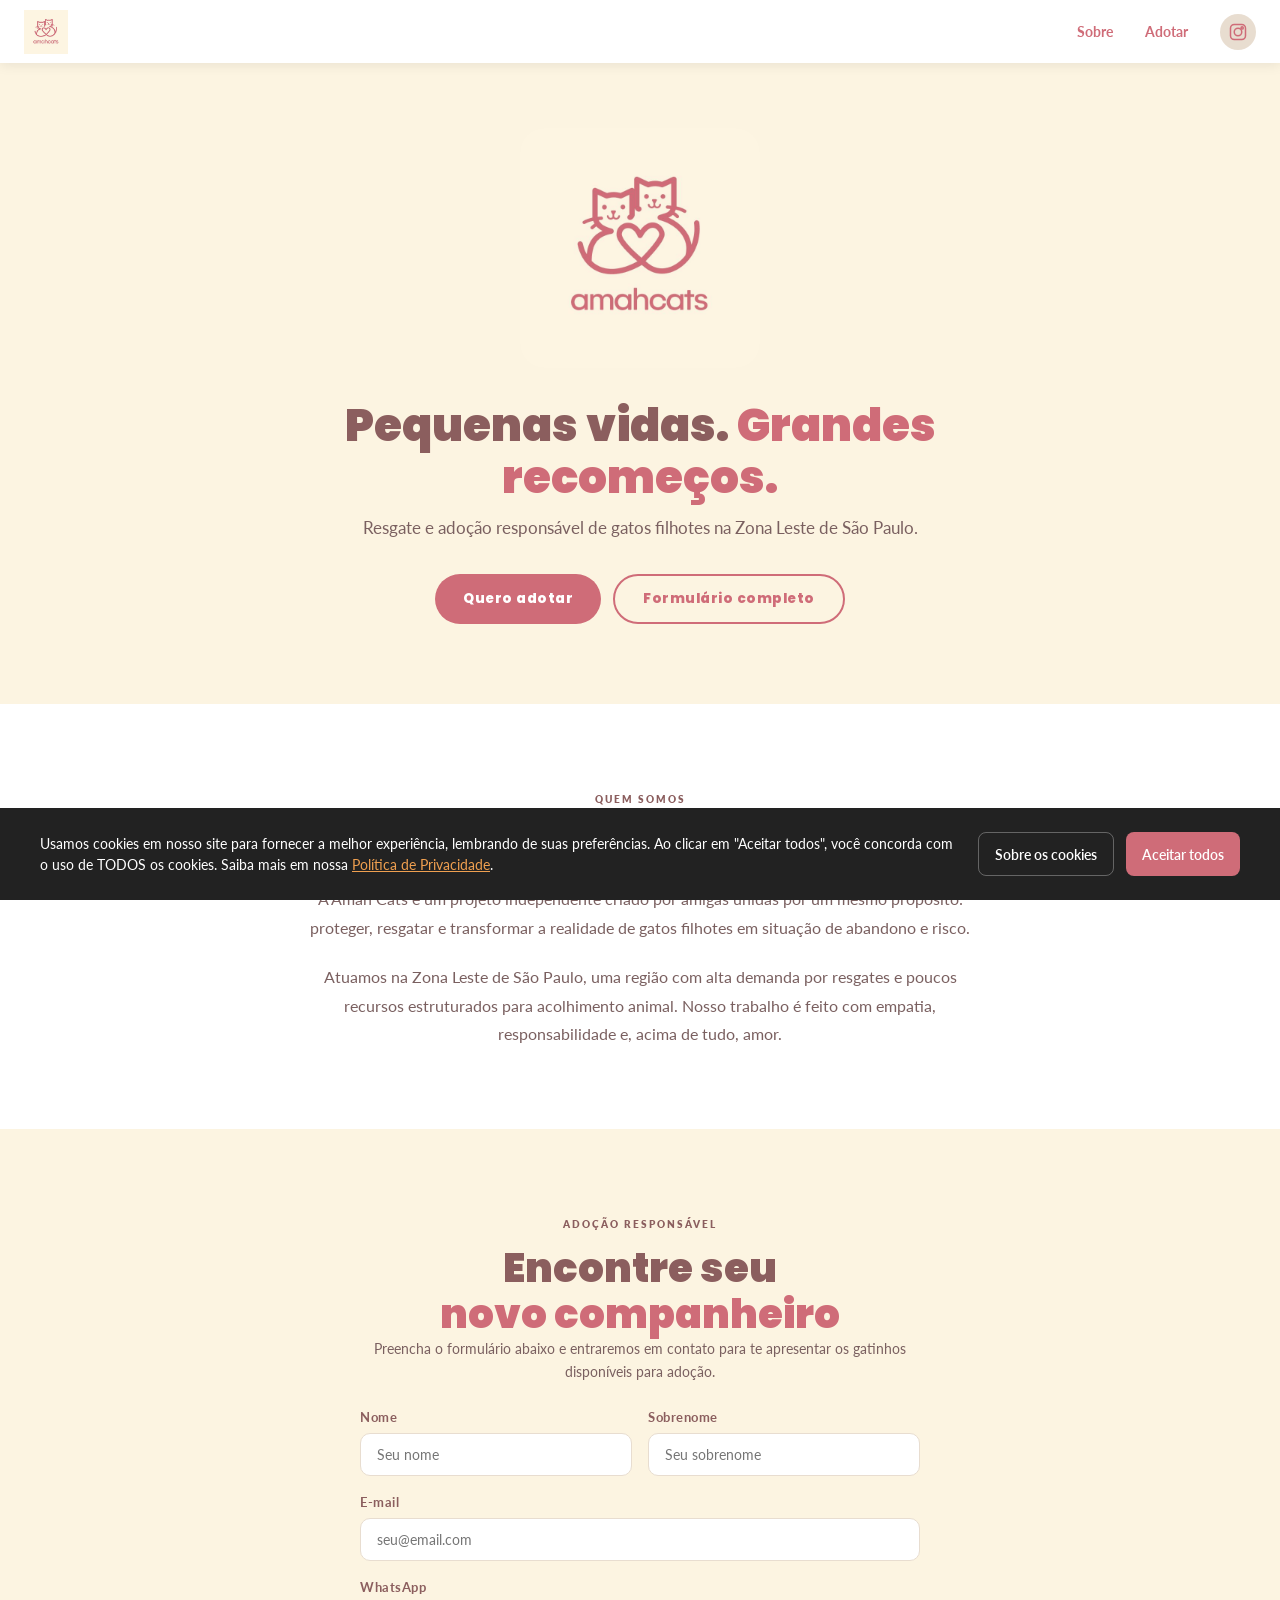
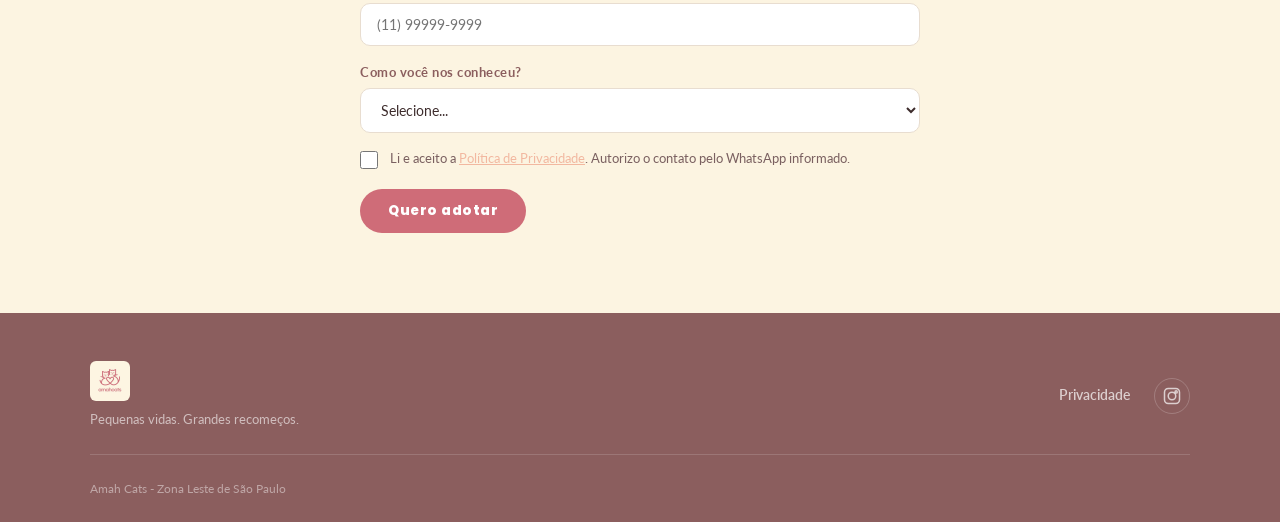
<file: index.html>
<!DOCTYPE html>
<html lang="pt-BR">
<head>
  <meta charset="UTF-8" />
  <meta name="viewport" content="width=device-width, initial-scale=1.0" />
  <meta name="description" content="Amah Cats - Resgate e adoção responsável de gatos filhotes na Zona Leste de São Paulo. Pequenas vidas, grandes recomeços." />
  <title>Amah Cats - Adoção Responsável</title>
  <link rel="canonical" href="https://amahcats.com.br/">
  <link rel="icon" type="image/png" href="assets/amahcats_logo.png" />
  <link rel="stylesheet" href="css/style.css?v=4" />
  <link rel="preconnect" href="https://fonts.googleapis.com" />
  <link rel="preconnect" href="https://fonts.gstatic.com" crossorigin />
  <link href="https://fonts.googleapis.com/css2?family=Lato:wght@400;700&family=Poppins:wght@600;700;800;900&display=swap" rel="stylesheet" />
</head>
<body>

  <a href="#main-content" class="skip-nav">Pular para o conteúdo</a>

  <!-- HEADER -->
  <header class="header header--scrolled" id="header" role="banner">
    <a href="/" class="header__logo" aria-label="Amah Cats - página inicial">
      <img src="assets/amahcats_logo.png" alt="Amah Cats" />
    </a>
    <nav class="header__nav" id="mainNav" aria-label="Navegação principal">
      <a href="#sobre">Sobre</a>
      <a href="#adocao">Adotar</a>
      <div class="header__actions">
        <div class="header__socials" aria-label="Redes sociais">
          <a href="https://instagram.com/amahcats" target="_blank" rel="noopener" aria-label="Instagram da Amah Cats"><svg width="18" height="18" viewBox="0 0 24 24" fill="none" stroke="currentColor" stroke-width="2" stroke-linecap="round" stroke-linejoin="round"><rect x="2" y="2" width="20" height="20" rx="5" ry="5"/><circle cx="12" cy="12" r="5"/><circle cx="17.5" cy="6.5" r="1.5"/></svg></a>
        </div>
      </div>
    </nav>
    <button class="header__menu-toggle" id="menuToggle" aria-label="Abrir menu" aria-expanded="false" aria-controls="mainNav">
      <span></span><span></span><span></span>
    </button>
  </header>

  <main id="main-content">

    <!-- HERO -->
    <section class="hero" aria-label="Apresentação">
      <div class="hero__content">
        <img src="assets/amahcats_logo.png" alt="Amah Cats" class="hero__logo" width="240" height="240" />
        <h1 class="hero__title">
          Pequenas vidas. <em>Grandes recomeços.</em>
        </h1>
        <p class="hero__subtitle">Resgate e adoção responsável de gatos filhotes na Zona Leste de São Paulo.</p>
        <div class="hero__cta">
          <a href="#adocao" class="btn btn--primary">Quero adotar</a>
          <a href="/adocao-form" class="btn btn--outline">Formulário completo</a>
        </div>
      </div>
    </section>

    <!-- SOBRE -->
    <section class="sobre" id="sobre" aria-labelledby="sobre-title">
      <div class="sobre__inner fade-in">
        <span class="section-label">Quem somos</span>
        <h2 class="section-title" id="sobre-title">Sobre a <span>Amah Cats</span></h2>
        <p>A Amah Cats é um projeto independente criado por amigas unidas por um mesmo propósito: proteger, resgatar e transformar a realidade de gatos filhotes em situação de abandono e risco.</p>
        <p>Atuamos na Zona Leste de São Paulo, uma região com alta demanda por resgates e poucos recursos estruturados para acolhimento animal. Nosso trabalho é feito com empatia, responsabilidade e, acima de tudo, amor.</p>
      </div>
    </section>

    <!-- ADOÇÃO -->
    <section class="adocao" id="adocao" aria-labelledby="adocao-title">
      <div class="adocao__inner">
        <span class="section-label">Adoção responsável</span>
        <h2 class="section-title" id="adocao-title">Encontre seu<br><span>novo companheiro</span></h2>
        <p>Preencha o formulário abaixo e entraremos em contato para te apresentar os gatinhos disponíveis para adoção.</p>

        <div class="adocao__form-wrap">
          <form id="adoptForm" novalidate>
            <div class="form-row">
              <div class="form-group">
                <label for="nome">Nome</label>
                <input type="text" id="nome" name="nome" autocomplete="given-name" required placeholder="Seu nome" />
              </div>
              <div class="form-group">
                <label for="sobrenome">Sobrenome</label>
                <input type="text" id="sobrenome" name="sobrenome" autocomplete="family-name" required placeholder="Seu sobrenome" />
              </div>
            </div>
            <div class="form-group">
              <label for="email">E-mail</label>
              <input type="email" id="email" name="email" autocomplete="email" required placeholder="seu@email.com" />
            </div>
            <div class="form-group">
              <label for="telefone">WhatsApp</label>
              <input type="tel" id="telefone" name="telefone" autocomplete="tel" required placeholder="(11) 99999-9999" />
            </div>
            <div class="form-group">
              <label for="como_conheceu_f1">Como você nos conheceu?</label>
              <select id="como_conheceu_f1" name="como_conheceu" required>
                <option value="">Selecione...</option>
                <option value="google">Google / Busca online</option>
                <option value="instagram">Instagram</option>
                <option value="facebook">Facebook</option>
                <option value="tiktok">TikTok</option>
                <option value="youtube">YouTube</option>
                <option value="indicacao">Indicação de amigo ou familiar</option>
                <option value="indicacao_veterinario">Indicação de veterinário</option>
                <option value="evento_feira">Evento ou feira</option>
                <option value="outros">Outros</option>
              </select>
            </div>
            <div class="consent-group">
              <input type="checkbox" id="consent" name="consent" required />
              <label for="consent">
                Li e aceito a <a href="/privacidade" target="_blank">Política de Privacidade</a>.
                Autorizo o contato pelo WhatsApp informado.
              </label>
            </div>
            <div class="cf-turnstile" data-sitekey="0x4AAAAAAC_Lg8Rm0d1KUA14"></div>
            <button type="submit" class="btn btn--primary">Quero adotar</button>
            <div class="form-feedback" role="alert" aria-live="polite"></div>
          </form>
        </div>
      </div>
    </section>

  </main>

  <!-- FOOTER -->
  <footer class="footer" role="contentinfo">
    <div class="footer__inner">
      <div>
        <a href="/" class="footer__logo" aria-label="Amah Cats - página inicial">
          <img src="assets/amahcats_logo.png" alt="Amah Cats" />
        </a>
        <p class="footer__tagline">Pequenas vidas. Grandes recomeços.</p>
      </div>
      <div class="footer__links">
        <a href="/privacidade">Privacidade</a>
        <div class="footer__socials" aria-label="Redes sociais">
          <a href="https://instagram.com/amahcats" target="_blank" rel="noopener" aria-label="Instagram"><svg width="18" height="18" viewBox="0 0 24 24" fill="none" stroke="currentColor" stroke-width="2" stroke-linecap="round" stroke-linejoin="round"><rect x="2" y="2" width="20" height="20" rx="5" ry="5"/><circle cx="12" cy="12" r="5"/><circle cx="17.5" cy="6.5" r="1.5"/></svg></a>
        </div>
      </div>
    </div>
    <div class="footer__bottom">
      <span>Amah Cats - Zona Leste de São Paulo</span>
    </div>
  </footer>

  <!-- Cookie Banner -->
  <div id="cookie-banner" class="cookie-banner" role="region" aria-label="Aviso de cookies" aria-describedby="cookie-text">
    <div class="cookie-banner-inner">
      <p class="cookie-text" id="cookie-text">
        Usamos cookies em nosso site para fornecer a melhor experiência, lembrando de suas preferências.
        Ao clicar em "Aceitar todos", você concorda com o uso de TODOS os cookies.
        Saiba mais em nossa <a href="/privacidade">Política de Privacidade</a>.
      </p>
      <div class="cookie-actions">
        <button class="cookie-btn cookie-btn-settings" id="cookie-settings" type="button">
          Sobre os cookies
        </button>
        <button class="cookie-btn cookie-btn-accept" id="cookie-accept" type="button">
          Aceitar todos
        </button>
      </div>
    </div>
  </div>

  <script src="https://challenges.cloudflare.com/turnstile/v0/api.js" async defer></script>
  <script src="assets/main.js?v=5"></script>

</body>
</html>
</file>
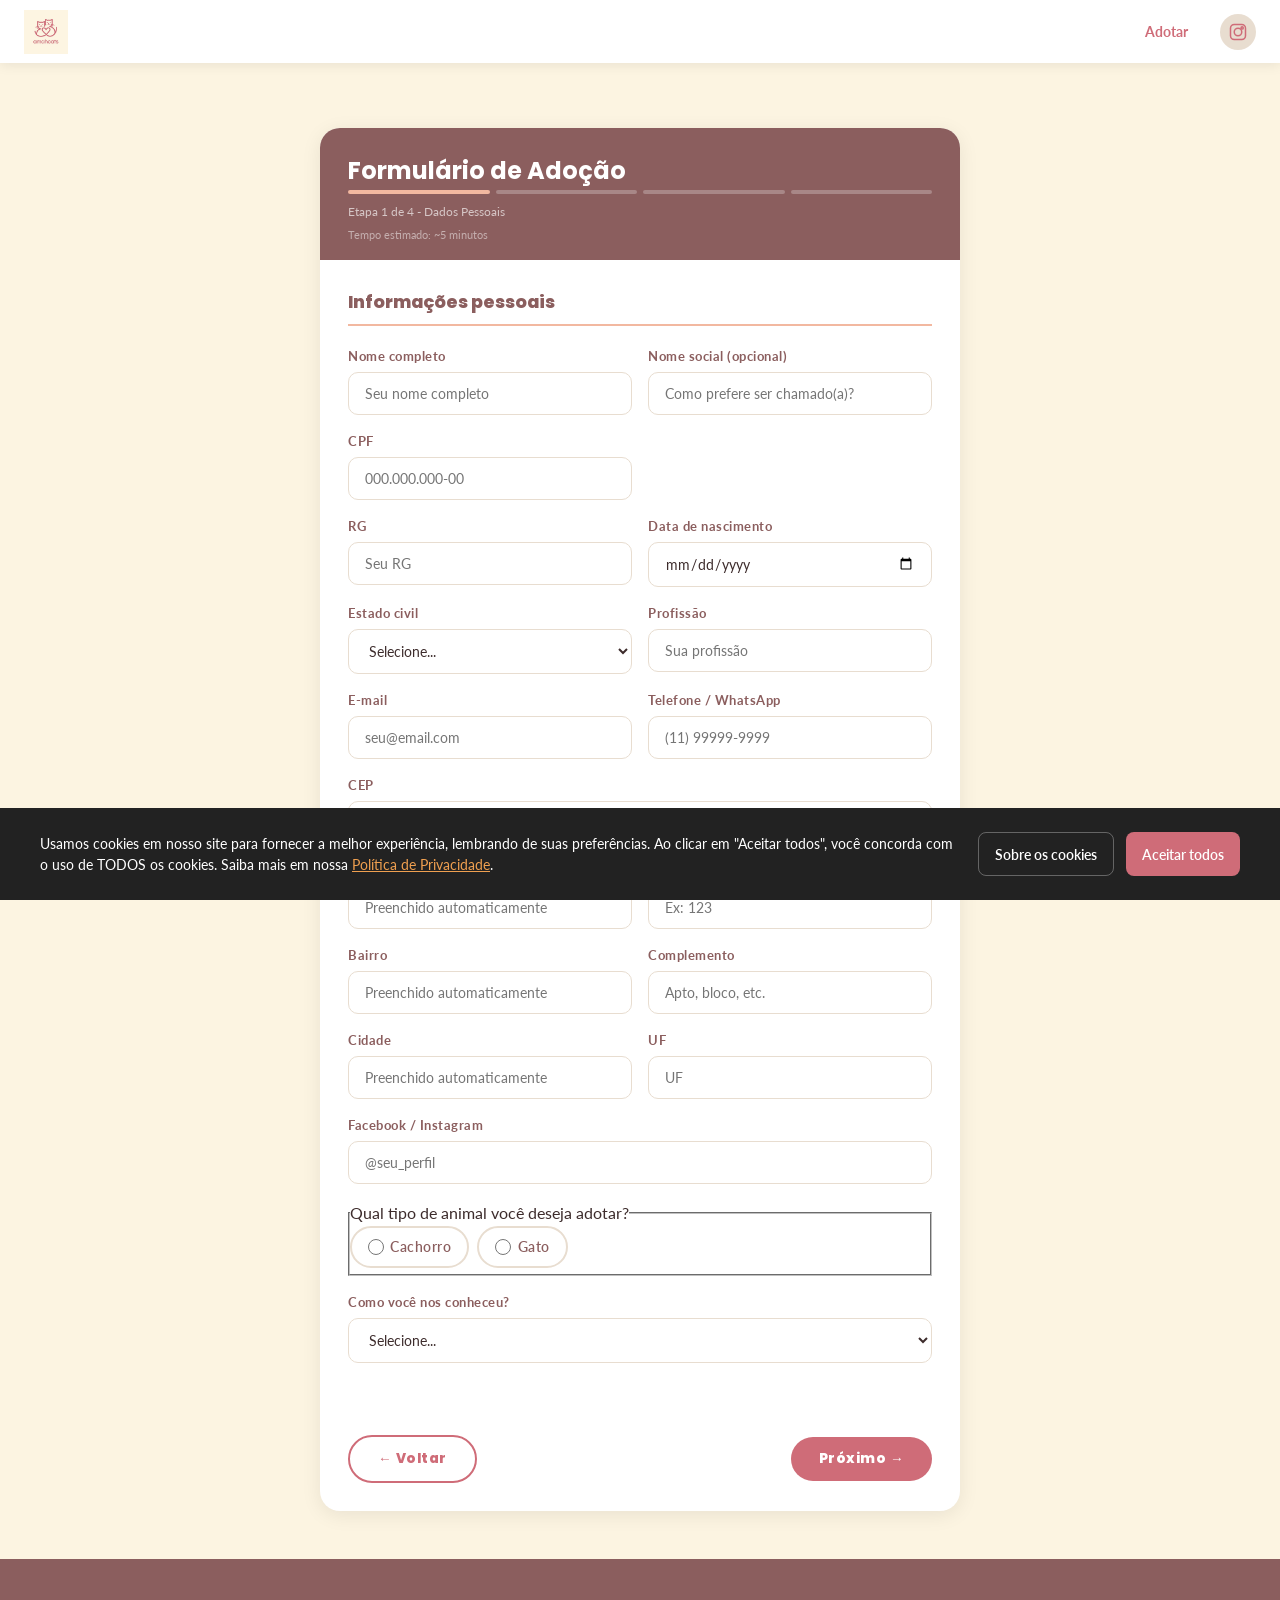
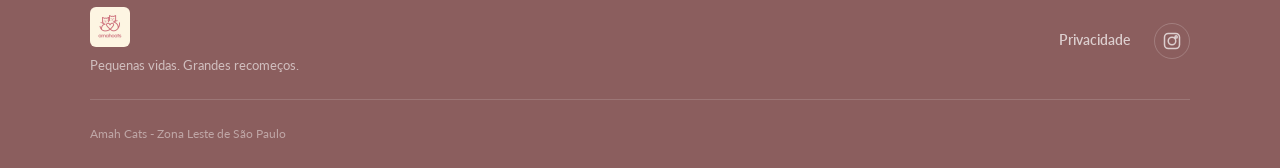
<file: adocao-form.html>
<!DOCTYPE html>
<html lang="pt-BR">
<head>
  <meta charset="UTF-8" />
  <meta name="viewport" content="width=device-width, initial-scale=1.0" />
  <meta name="description" content="Amah Cats - Formulário de adoção responsável" />
  <title>Amah Cats - Formulário de Adoção</title>
  <link rel="canonical" href="https://amahcats.com.br/adocao-form">
  <link rel="icon" type="image/png" href="assets/amahcats_logo.png" />
  <link rel="stylesheet" href="css/style.css?v=4" />
  <link rel="stylesheet" href="css/adocao.css?v=5" />
  <link rel="preconnect" href="https://fonts.googleapis.com" />
  <link rel="preconnect" href="https://fonts.gstatic.com" crossorigin />
  <link href="https://fonts.googleapis.com/css2?family=Lato:wght@400;700&family=Poppins:wght@600;700;800;900&display=swap" rel="stylesheet" />
</head>
<body>

  <a href="#main-content" class="skip-nav">Pular para o conteúdo</a>

  <!-- HEADER-->
  <header class="header header--scrolled" id="header" role="banner">
    <a href="/" class="header__logo" aria-label="Amah Cats - página inicial">
      <img src="assets/amahcats_logo.png" alt="Amah Cats" />
    </a>
    <nav class="header__nav" id="mainNav" aria-label="Navegação principal">
      <a href="/#adocao">Adotar</a>
      <div class="header__actions">
        <div class="header__socials" aria-label="Redes sociais">
          <a href="https://instagram.com/amahcats" target="_blank" rel="noopener" aria-label="Instagram da Amah Cats"><svg width="18" height="18" viewBox="0 0 24 24" fill="none" stroke="currentColor" stroke-width="2" stroke-linecap="round" stroke-linejoin="round"><rect x="2" y="2" width="20" height="20" rx="5" ry="5"/><circle cx="12" cy="12" r="5"/><circle cx="17.5" cy="6.5" r="1.5"/></svg></a>
        </div>
      </div>
    </nav>
    <button class="header__menu-toggle" id="menuToggle" aria-label="Abrir menu" aria-expanded="false" aria-controls="mainNav">
      <span></span><span></span><span></span>
    </button>
  </header>

  <main id="main-content">

    <div class="wizard-page">
      <div class="wizard">

        <div class="wizard__header">
          <h2 class="wizard__title">Formulário de Adoção</h2>
          <div class="wizard__steps">
            <div class="wizard__step wizard__step--active"></div>
            <div class="wizard__step"></div>
            <div class="wizard__step"></div>
            <div class="wizard__step"></div>
          </div>
          <p class="wizard__progress">Etapa 1 de 4 - Dados Pessoais</p>
          <p class="wizard__time-hint">Tempo estimado: ~5 minutos</p>
        </div>

        <div class="wizard__body">

          <!-- PANEL 0: Dados Pessoais-->
          <div class="wizard__panel wizard__panel--active" data-step="0">
            <h3 class="wizard__panel-title">Informações pessoais</h3>
            <div class="validation-alert" role="alert"></div>

            <div class="form-row">
              <div class="form-group">
                <label for="nome_completo">Nome completo</label>
                <input type="text" id="nome_completo" name="nome_completo" autocomplete="name" required placeholder="Seu nome completo" />
              </div>
              <div class="form-group">
                <label for="nome_social">Nome social (opcional)</label>
                <input type="text" id="nome_social" name="nome_social" placeholder="Como prefere ser chamado(a)?" />
              </div>
            </div>
            <div class="form-row">
              <div class="form-group">
                <label for="cpf">CPF</label>
                <input type="text" id="cpf" name="cpf" required placeholder="000.000.000-00" />
              </div>
            </div>

            <div class="form-row">
              <div class="form-group">
                <label for="rg">RG</label>
                <input type="text" id="rg" name="rg" required placeholder="Seu RG" />
              </div>
              <div class="form-group">
                <label for="data_nascimento">Data de nascimento</label>
                <input type="date" id="data_nascimento" name="data_nascimento" autocomplete="bday" required />
              </div>
            </div>

            <div class="form-row">
              <div class="form-group">
                <label for="estado_civil">Estado civil</label>
                <select id="estado_civil" name="estado_civil" required>
                  <option value="">Selecione...</option>
                  <option value="solteiro">Solteiro(a)</option>
                  <option value="casado">Casado(a)</option>
                  <option value="divorciado">Divorciado(a)</option>
                  <option value="viuvo">Viúvo(a)</option>
                  <option value="uniao_estavel">União estável</option>
                </select>
              </div>
              <div class="form-group">
                <label for="profissao">Profissão</label>
                <input type="text" id="profissao" name="profissao" autocomplete="organization-title" required placeholder="Sua profissão" />
              </div>
            </div>

            <div class="form-row">
              <div class="form-group">
                <label for="email_form">E-mail</label>
                <input type="email" id="email_form" name="email_form" autocomplete="email" required placeholder="seu@email.com" />
              </div>
              <div class="form-group">
                <label for="telefone_form">Telefone / WhatsApp</label>
                <input type="tel" id="telefone_form" name="telefone_form" autocomplete="tel" required placeholder="(11) 99999-9999" />
              </div>
            </div>

            <div class="form-group">
              <label for="cep">CEP</label>
              <input type="text" id="cep" name="cep" autocomplete="postal-code" required placeholder="00000-000" />
            </div>

            <div class="form-row">
              <div class="form-group">
                <label for="rua">Rua</label>
                <input type="text" id="rua" name="rua" autocomplete="street-address" readonly placeholder="Preenchido automaticamente" />
              </div>
              <div class="form-group">
                <label for="numero">Número</label>
                <input type="text" id="numero" name="numero" required placeholder="Ex: 123" />
              </div>
            </div>

            <div class="form-row">
              <div class="form-group">
                <label for="bairro">Bairro</label>
                <input type="text" id="bairro" name="bairro" readonly placeholder="Preenchido automaticamente" />
              </div>
              <div class="form-group">
                <label for="complemento">Complemento</label>
                <input type="text" id="complemento" name="complemento" placeholder="Apto, bloco, etc." />
              </div>
            </div>

            <div class="form-row">
              <div class="form-group">
                <label for="cidade">Cidade</label>
                <input type="text" id="cidade" name="cidade" readonly placeholder="Preenchido automaticamente" />
              </div>
              <div class="form-group">
                <label for="uf">UF</label>
                <input type="text" id="uf" name="uf" readonly placeholder="UF" />
              </div>
            </div>

            <div class="form-group">
              <label for="facebook_instagram">Facebook / Instagram</label>
              <input type="text" id="facebook_instagram" name="facebook_instagram" required placeholder="@seu_perfil" />
            </div>

            <div class="form-group">
              <fieldset>
                <legend>Qual tipo de animal você deseja adotar?</legend>
                <div class="radio-group">
                  <label>
                    <input type="radio" name="tipo_animal" value="cachorro" required />
                    Cachorro
                  </label>
                  <label>
                    <input type="radio" name="tipo_animal" value="gato" />
                    Gato
                  </label>
                </div>
              </fieldset>
            </div>

            <div class="form-group">
              <label for="como_conheceu">Como você nos conheceu?</label>
              <select id="como_conheceu" name="como_conheceu" required>
                <option value="">Selecione...</option>
                <option value="google">Google / Busca online</option>
                <option value="instagram">Instagram</option>
                <option value="facebook">Facebook</option>
                <option value="tiktok">TikTok</option>
                <option value="youtube">YouTube</option>
                <option value="indicacao">Indicação de amigo ou familiar</option>
                <option value="indicacao_veterinario">Indicação de veterinário</option>
                <option value="evento_feira">Evento ou feira</option>
                <option value="outros">Outros</option>
              </select>
            </div>
          </div>

          <!-- PANEL 1: Sobre o Animal-->
          <div class="wizard__panel" data-step="1">
            <h3 class="wizard__panel-title">Sobre o animal</h3>
            <div class="validation-alert" role="alert"></div>

            <div class="form-group">
              <label for="raca">De qual raça? (opcional)</label>
              <input type="text" id="raca" name="raca" placeholder="Ex: Vira-lata, Siamês..." />
            </div>

            <div class="form-group">
              <fieldset>
                <legend>O pet é para você ou para presentear?</legend>
                <div class="radio-group">
                  <label>
                    <input type="radio" name="para_quem" value="para_mim" required />
                    Para mim
                  </label>
                  <label>
                    <input type="radio" name="para_quem" value="presente" />
                    Presente
                  </label>
                </div>
              </fieldset>
            </div>

            <div class="form-group">
              <label for="motivo_adocao">Por que você quer adotar?</label>
              <textarea id="motivo_adocao" name="motivo_adocao" required rows="4" placeholder="Conte um pouco sobre sua motivação..."></textarea>
            </div>

            <div class="form-group">
              <fieldset>
                <legend>Você tem experiência com esse tipo de animal?</legend>
                <div class="radio-group">
                  <label>
                    <input type="radio" name="experiencia" value="sim" required />
                    Sim
                  </label>
                  <label>
                    <input type="radio" name="experiencia" value="nao" />
                    Não
                  </label>
                </div>
              </fieldset>
            </div>

            <div class="conditional" id="experiencia_detalhes">
              <div class="form-group">
                <label for="experiencia_texto">Conte mais sobre sua experiência</label>
                <textarea id="experiencia_texto" name="experiencia_texto" rows="3" placeholder="Quantos anos? Que tipo de animal?"></textarea>
              </div>
            </div>
          </div>

          <!-- PANEL 2: Sua Residência-->
          <div class="wizard__panel" data-step="2">
            <h3 class="wizard__panel-title">Sua residência</h3>
            <div class="validation-alert" role="alert"></div>

            <div class="form-group">
              <fieldset>
                <legend>Tipo de imóvel</legend>
                <div class="radio-group">
                  <label>
                    <input type="radio" name="tipo_imovel" value="casa" required />
                    Casa
                  </label>
                  <label>
                    <input type="radio" name="tipo_imovel" value="apartamento" />
                    Apartamento
                  </label>
                  <label>
                    <input type="radio" name="tipo_imovel" value="sitio" />
                    Sítio
                  </label>
                  <label>
                    <input type="radio" name="tipo_imovel" value="chacara" />
                    Chácara
                  </label>
                  <label>
                    <input type="radio" name="tipo_imovel" value="outro" />
                    Outro
                  </label>
                </div>
              </fieldset>
            </div>

            <div class="form-group">
              <fieldset>
                <legend>Imóvel próprio ou alugado?</legend>
                <div class="radio-group">
                  <label>
                    <input type="radio" name="imovel_proprio" value="proprio" required />
                    Próprio
                  </label>
                  <label>
                    <input type="radio" name="imovel_proprio" value="alugado" />
                    Alugado
                  </label>
                </div>
              </fieldset>
            </div>

            <div class="form-group">
              <fieldset>
                <legend>Janelas são teladas?</legend>
                <div class="radio-group">
                  <label>
                    <input type="radio" name="janelas_teladas" value="sim" required />
                    Sim
                  </label>
                  <label>
                    <input type="radio" name="janelas_teladas" value="nao" />
                    Não
                  </label>
                  <label>
                    <input type="radio" name="janelas_teladas" value="parcialmente" />
                    Parcialmente
                  </label>
                </div>
              </fieldset>
            </div>

            <div class="form-group">
              <label for="qtd_moradores">Quantas pessoas moram na casa?</label>
              <input type="number" id="qtd_moradores" name="qtd_moradores" required min="1" placeholder="Ex: 3" />
            </div>

            <div class="form-group">
              <fieldset>
                <legend>Todas concordam com a adoção?</legend>
                <div class="radio-group">
                  <label>
                    <input type="radio" name="todos_concordam" value="sim" required />
                    Sim
                  </label>
                  <label>
                    <input type="radio" name="todos_concordam" value="nao" />
                    Não
                  </label>
                </div>
              </fieldset>
            </div>

            <div class="form-group">
              <fieldset>
                <legend>Você tem quintal?</legend>
                <div class="radio-group">
                  <label>
                    <input type="radio" name="tem_quintal" value="sim" required />
                    Sim
                  </label>
                  <label>
                    <input type="radio" name="tem_quintal" value="nao" />
                    Não
                  </label>
                </div>
              </fieldset>
            </div>

            <div class="form-group">
              <fieldset>
                <legend>Você tem crianças em casa?</legend>
                <div class="radio-group">
                  <label>
                    <input type="radio" name="tem_criancas" value="sim" required />
                    Sim
                  </label>
                  <label>
                    <input type="radio" name="tem_criancas" value="nao" />
                    Não
                  </label>
                </div>
              </fieldset>
            </div>

            <div class="conditional" id="criancas_container">
              <div class="form-group">
                <label for="criancas_detalhes">Quantas crianças e suas idades?</label>
                <input type="text" id="criancas_detalhes" name="criancas_detalhes" placeholder="Ex: 2 crianças, 4 e 8 anos" />
              </div>
            </div>

            <div class="form-group">
              <fieldset>
                <legend>Já tem outros animais?</legend>
                <div class="radio-group">
                  <label>
                    <input type="radio" name="tem_animais" value="sim" required />
                    Sim
                  </label>
                  <label>
                    <input type="radio" name="tem_animais" value="nao" />
                    Não
                  </label>
                </div>
              </fieldset>
            </div>

            <div class="conditional" id="animais_detalhes">
              <div class="form-group">
                <label for="animais_quais">Quais animais e quantos?</label>
                <textarea id="animais_quais" name="animais_quais" rows="3" placeholder="Ex: 2 gatos, 1 cachorro..."></textarea>
              </div>
              <div class="form-group">
                <fieldset>
                  <legend>Os animais estão vacinados?</legend>
                  <div class="radio-group">
                    <label>
                      <input type="radio" name="animais_vacinados" value="sim" />
                      Sim
                    </label>
                    <label>
                      <input type="radio" name="animais_vacinados" value="nao" />
                      Não
                    </label>
                    <label>
                      <input type="radio" name="animais_vacinados" value="parcialmente" />
                      Parcialmente
                    </label>
                  </div>
                </fieldset>
              </div>

              <div class="form-group">
                <fieldset>
                  <legend>Os animais estão castrados?</legend>
                  <div class="radio-group">
                    <label>
                      <input type="radio" name="animais_castrados" value="sim" />
                      Sim
                    </label>
                    <label>
                      <input type="radio" name="animais_castrados" value="nao" />
                      Não
                    </label>
                    <label>
                      <input type="radio" name="animais_castrados" value="parcialmente" />
                      Parcialmente
                    </label>
                  </div>
                </fieldset>
              </div>
            </div>

            <div class="form-group">
              <fieldset>
                <legend>Alguém da família possui algum tipo de alergia?</legend>
                <div class="radio-group">
                  <label>
                    <input type="radio" name="alergia_familia" value="sim" required />
                    Sim
                  </label>
                  <label>
                    <input type="radio" name="alergia_familia" value="nao" />
                    Não
                  </label>
                </div>
              </fieldset>
            </div>

            <div class="conditional" id="alergia_detalhes">
              <div class="form-group">
                <label for="alergia_qual">Qual alergia?</label>
                <input type="text" id="alergia_qual" name="alergia_qual" placeholder="Ex: rinite alérgica, alergia a pelos..." />
              </div>
            </div>
          </div>

          <!-- PANEL 3: Tempo, Recursos e Revisão -->
          <div class="wizard__panel" data-step="3">
            <h3 class="wizard__panel-title">Tempo, recursos e revisão</h3>
            <div class="validation-alert" role="alert"></div>

            <div class="form-group">
              <fieldset>
                <legend>Você tem tempo suficiente para cuidar de um animal?</legend>
                <div class="radio-group">
                  <label>
                    <input type="radio" name="tempo_cuidar" value="sim" required />
                    Sim
                  </label>
                  <label>
                    <input type="radio" name="tempo_cuidar" value="nao" />
                    Não
                  </label>
                </div>
              </fieldset>
            </div>

            <div class="form-group">
              <label for="horas_sozinho" class="form-label">
                Quantas horas por dia o pet ficará sozinho?
                <span class="required" aria-hidden="true">*</span>
              </label>
              <select id="horas_sozinho" name="horas_sozinho" class="form-control" required>
                <option value="">Selecione...</option>
                <option value="menos_de_2">Menos de 2 horas</option>
                <option value="2_a_4">De 2 a 4 horas</option>
                <option value="4_a_6">De 4 a 6 horas</option>
                <option value="6_a_8">De 6 a 8 horas</option>
                <option value="mais_de_8">Mais de 8 horas</option>
              </select>
            </div>

            <div class="form-group">
              <fieldset>
                <legend>Você tem recursos financeiros para cuidar de um animal?</legend>
                <div class="radio-group">
                  <label>
                    <input type="radio" name="recursos_financeiros" value="sim" required />
                    Sim
                  </label>
                  <label>
                    <input type="radio" name="recursos_financeiros" value="nao" />
                    Não
                  </label>
                </div>
              </fieldset>
            </div>

            <div class="conditional" id="recursos_container">
              <div class="form-group">
                <label for="recursos_detalhes">Especifique (ração, vacinas, consultas veterinárias, etc.)</label>
                <textarea id="recursos_detalhes" name="recursos_detalhes" rows="3" placeholder="Ex: tenho condições para alimentação de qualidade, vacinas e consultas veterinárias..."></textarea>
              </div>
            </div>

            <div id="resumo"></div>

            <div class="form-group">
              <label class="form-group__label">Escolha o kit de adoção:</label>
              <div class="kit-selector">
                <label class="kit-option">
                  <input type="radio" name="kit" value="kit1" required />
                  <span class="kit-option__title">Kit 1 - R$ 35</span>
                  <span class="kit-option__desc">Vermifugação + despulgamento</span>
                </label>
                <label class="kit-option">
                  <input type="radio" name="kit" value="kit2" />
                  <span class="kit-option__title">Kit 2 - R$ 100</span>
                  <span class="kit-option__desc">+ vacina + castração + consulta</span>
                </label>
                <label class="kit-option">
                  <input type="radio" name="kit" value="kit3" />
                  <span class="kit-option__title">Kit 3 - R$ 200</span>
                  <span class="kit-option__desc">+ FIV/FELV + hemograma + microchip</span>
                </label>
              </div>
            </div>

            <div class="consent-group">
              <input type="checkbox" id="consent_form" name="consent_form" required />
              <label for="consent_form">
                Li e aceito a <a href="/privacidade" target="_blank">Política de Privacidade</a>.
                Autorizo o tratamento dos meus dados para fins de adoção.
                Estou ciente de que poderá haver custos de taxa de adoção referentes a microchip, vacinas e castração.
              </label>
            </div>


          </div>

          <!-- Tela de sucesso (oculta por padrão) -->
          <div class="wizard__panel wizard__success" data-step="4">
            <div class="success-card">
              <div class="success-card__icon">&#10003;</div>
              <h3 class="success-card__title">Formulário enviado com sucesso!</h3>
              <p class="success-card__text">
                Obrigado pelo interesse em adotar! Nossa equipe vai analisar suas informações
                e entraremos em contato em breve para agendar a entrevista.
              </p>
              <a href="/" class="btn btn--primary">Voltar ao site</a>
            </div>
          </div>

        </div><!-- /.wizard__body-->

        <div class="cf-turnstile" data-sitekey="0x4AAAAAAC_Lg8Rm0d1KUA14" style="margin-bottom:1rem"></div>
        <div class="wizard__nav">
          <button id="btnPrev" class="btn btn--outline" type="button" aria-label="Voltar para a etapa anterior">&larr; Voltar</button>
          <button id="btnNext" class="btn btn--primary" type="button" aria-label="Avançar para a próxima etapa">Próximo &rarr;</button>
        </div>

        <div class="form-feedback" role="alert" aria-live="polite"></div>

      </div><!-- /.wizard-->
    </div><!-- /.wizard-page-->

  </main>

  <!-- FOOTER-->
  <footer class="footer" role="contentinfo">
    <div class="footer__inner">
      <div>
        <a href="/" class="footer__logo" aria-label="Amah Cats - página inicial">
          <img src="assets/amahcats_logo.png" alt="Amah Cats" />
        </a>
        <p class="footer__tagline">Pequenas vidas. Grandes recomeços.</p>
      </div>
      <div class="footer__links">
        <a href="/privacidade">Privacidade</a>
        <div class="footer__socials" aria-label="Redes sociais">
          <a href="https://instagram.com/amahcats" target="_blank" rel="noopener" aria-label="Instagram"><svg width="18" height="18" viewBox="0 0 24 24" fill="none" stroke="currentColor" stroke-width="2" stroke-linecap="round" stroke-linejoin="round"><rect x="2" y="2" width="20" height="20" rx="5" ry="5"/><circle cx="12" cy="12" r="5"/><circle cx="17.5" cy="6.5" r="1.5"/></svg></a>
        </div>
      </div>
    </div>
    <div class="footer__bottom">
      <span>Amah Cats - Zona Leste de São Paulo</span>
    </div>
  </footer>

  <!-- Cookie Banner -->
  <div id="cookie-banner" class="cookie-banner" role="region" aria-label="Aviso de cookies" aria-describedby="cookie-text">
    <div class="cookie-banner-inner">
      <p class="cookie-text" id="cookie-text">
        Usamos cookies em nosso site para fornecer a melhor experiência, lembrando de suas preferências.
        Ao clicar em "Aceitar todos", você concorda com o uso de TODOS os cookies.
        Saiba mais em nossa <a href="/privacidade">Política de Privacidade</a>.
      </p>
      <div class="cookie-actions">
        <button class="cookie-btn cookie-btn-settings" id="cookie-settings" type="button">
          Sobre os cookies
        </button>
        <button class="cookie-btn cookie-btn-accept" id="cookie-accept" type="button">
          Aceitar todos
        </button>
      </div>
    </div>
  </div>

  <script src="https://challenges.cloudflare.com/turnstile/v0/api.js" async defer></script>
  <script src="assets/main.js?v=5"></script>
  <script src="assets/adocao-form.js?v=5"></script>

</body>
</html>
</file>
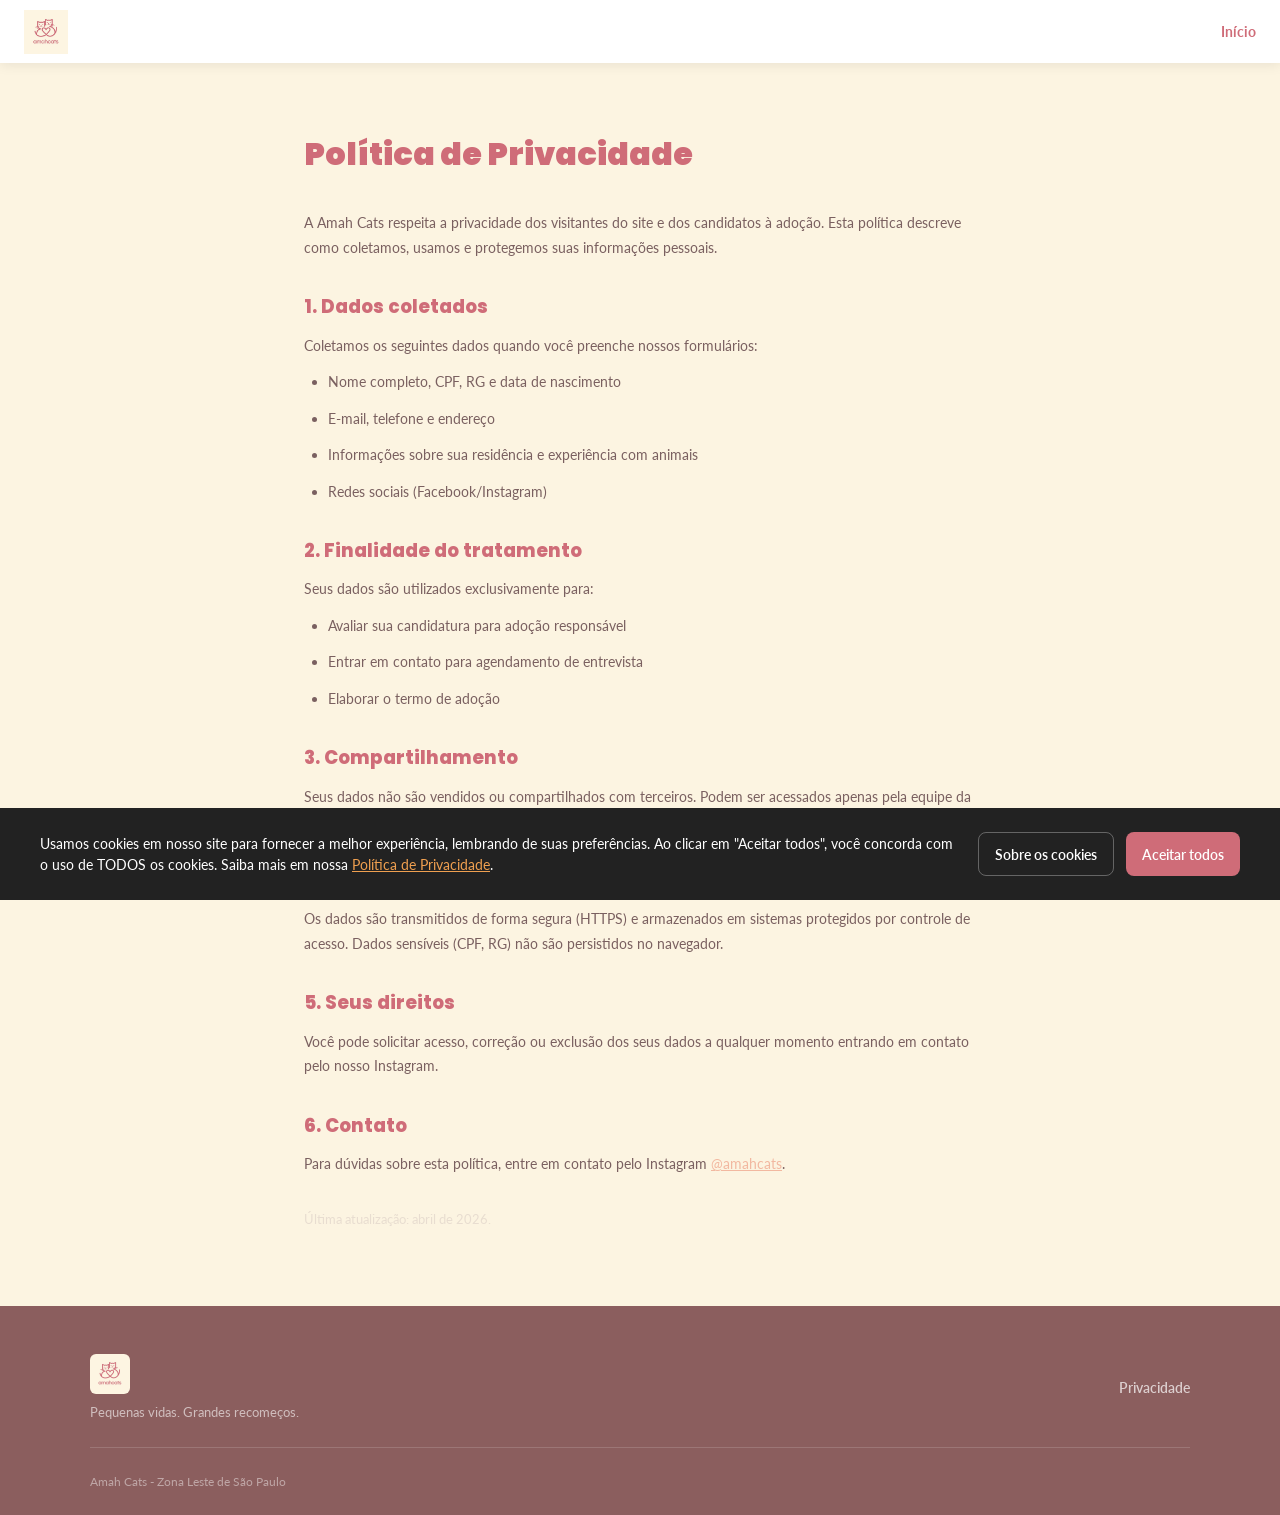
<file: privacidade.html>
<!DOCTYPE html>
<html lang="pt-BR">
<head>
  <meta charset="UTF-8" />
  <meta name="viewport" content="width=device-width, initial-scale=1.0" />
  <title>Amah Cats - Política de Privacidade</title>
  <link rel="canonical" href="https://amahcats.com.br/privacidade">
  <link rel="icon" type="image/png" href="assets/amahcats_logo.png" />
  <link rel="stylesheet" href="css/style.css?v=4" />
  <link rel="preconnect" href="https://fonts.googleapis.com" />
  <link rel="preconnect" href="https://fonts.gstatic.com" crossorigin />
  <link href="https://fonts.googleapis.com/css2?family=Lato:wght@400;700&family=Poppins:wght@600;700;800;900&display=swap" rel="stylesheet" />
  <style>
    .privacy-page {
      max-width: 720px;
      margin-inline: auto;
      padding: 8rem 1.5rem 4rem;
    }
    .privacy-page h1 {
      font-size: 2rem;
      font-weight: 900;
      color: var(--color-primary);
      margin-bottom: 2rem;
    }
    .privacy-page h2 {
      font-size: 1.15rem;
      font-weight: 800;
      color: var(--color-primary);
      margin-top: 2rem;
      margin-bottom: 0.75rem;
    }
    .privacy-page p, .privacy-page li {
      color: var(--color-muted);
      font-size: 0.9rem;
      line-height: 1.7;
      margin-bottom: 0.75rem;
    }
    .privacy-page ul { padding-left: 1.5rem; }
  </style>
</head>
<body>

  <header class="header header--scrolled" id="header" role="banner">
    <a href="/" class="header__logo" aria-label="Amah Cats - página inicial">
      <img src="assets/amahcats_logo.png" alt="Amah Cats" />
    </a>
    <nav class="header__nav" id="mainNav" aria-label="Navegação principal">
      <a href="/">Início</a>
    </nav>
    <button class="header__menu-toggle" id="menuToggle" aria-label="Abrir menu" aria-expanded="false" aria-controls="mainNav">
      <span></span><span></span><span></span>
    </button>
  </header>

  <main class="privacy-page">
    <h1>Política de Privacidade</h1>

    <p>A Amah Cats respeita a privacidade dos visitantes do site e dos candidatos à adoção. Esta política descreve como coletamos, usamos e protegemos suas informações pessoais.</p>

    <h2>1. Dados coletados</h2>
    <p>Coletamos os seguintes dados quando você preenche nossos formulários:</p>
    <ul>
      <li>Nome completo, CPF, RG e data de nascimento</li>
      <li>E-mail, telefone e endereço</li>
      <li>Informações sobre sua residência e experiência com animais</li>
      <li>Redes sociais (Facebook/Instagram)</li>
    </ul>

    <h2>2. Finalidade do tratamento</h2>
    <p>Seus dados são utilizados exclusivamente para:</p>
    <ul>
      <li>Avaliar sua candidatura para adoção responsável</li>
      <li>Entrar em contato para agendamento de entrevista</li>
      <li>Elaborar o termo de adoção</li>
    </ul>

    <h2>3. Compartilhamento</h2>
    <p>Seus dados não são vendidos ou compartilhados com terceiros. Podem ser acessados apenas pela equipe da Amah Cats responsável pelo processo de adoção.</p>

    <h2>4. Armazenamento e segurança</h2>
    <p>Os dados são transmitidos de forma segura (HTTPS) e armazenados em sistemas protegidos por controle de acesso. Dados sensíveis (CPF, RG) não são persistidos no navegador.</p>

    <h2>5. Seus direitos</h2>
    <p>Você pode solicitar acesso, correção ou exclusão dos seus dados a qualquer momento entrando em contato pelo nosso Instagram.</p>

    <h2>6. Contato</h2>
    <p>Para dúvidas sobre esta política, entre em contato pelo Instagram <a href="https://instagram.com/amahcats" target="_blank" rel="noopener" style="color:var(--color-accent);text-decoration:underline;">@amahcats</a>.</p>

    <p style="margin-top:2rem;font-size:0.8rem;color:var(--color-border);">Última atualização: abril de 2026.</p>
  </main>

  <footer class="footer" role="contentinfo">
    <div class="footer__inner">
      <div>
        <a href="/" class="footer__logo"><img src="assets/amahcats_logo.png" alt="Amah Cats" /></a>
        <p class="footer__tagline">Pequenas vidas. Grandes recomeços.</p>
      </div>
      <div class="footer__links">
        <a href="/privacidade">Privacidade</a>
      </div>
    </div>
    <div class="footer__bottom"><span>Amah Cats - Zona Leste de São Paulo</span></div>
  </footer>

  <!-- Cookie Banner -->
  <div id="cookie-banner" class="cookie-banner" role="region" aria-label="Aviso de cookies" aria-describedby="cookie-text">
    <div class="cookie-banner-inner">
      <p class="cookie-text" id="cookie-text">
        Usamos cookies em nosso site para fornecer a melhor experiência, lembrando de suas preferências.
        Ao clicar em "Aceitar todos", você concorda com o uso de TODOS os cookies.
        Saiba mais em nossa <a href="/privacidade">Política de Privacidade</a>.
      </p>
      <div class="cookie-actions">
        <button class="cookie-btn cookie-btn-settings" id="cookie-settings" type="button">
          Sobre os cookies
        </button>
        <button class="cookie-btn cookie-btn-accept" id="cookie-accept" type="button">
          Aceitar todos
        </button>
      </div>
    </div>
  </div>

  <script src="assets/main.js?v=5"></script>
</body>
</html>
</file>
<file: css/style.css>
/* ============================================================
   Amah Cats — Design System
   ============================================================ */

/* ─── Tokens ─────────────────────────────────────────────── */
:root {
  --color-primary:  #CF6C78;
  --color-accent:   #F2B8A0;
  --color-dark:     #8B5E5E;
  --color-bg:       #FCF4E1;
  --color-white:    #ffffff;
  --color-text:     #3d2c2c;
  --color-muted:    #7a6060;
  --color-border:   #e8ddd0;

  --font-heading: 'Poppins', sans-serif;
  --font-family: 'Lato', sans-serif;

  --radius-pill: 99px;
  --radius-card: 20px;
  --radius-input: 10px;

  --shadow-card: 0 4px 20px rgba(0,0,0,0.08);
  --shadow-hero-card: 0 12px 48px rgba(0,0,0,0.22);

  --transition: 0.2s ease;

  --container-max: 1100px;
  --section-pad: 5rem 1.5rem;
}

/* ─── Reset ──────────────────────────────────────────────── */
*, *::before, *::after { box-sizing: border-box; margin: 0; padding: 0; }
html { scroll-behavior: smooth; }
body {
  font-family: var(--font-family);
  background: var(--color-bg);
  color: var(--color-text);
  font-size: 1rem;
  line-height: 1.6;
  -webkit-font-smoothing: antialiased;
}
h1, h2, h3, h4, h5, h6 { font-family: var(--font-heading); }
img { display: block; max-width: 100%; }
a { color: inherit; text-decoration: none; }
button { cursor: pointer; border: none; background: none; font-family: inherit; }

/* ─── Container ──────────────────────────────────────────── */
.container {
  max-width: var(--container-max);
  margin-inline: auto;
  padding-inline: 1.5rem;
}

/* ─── Buttons ────────────────────────────────────────────── */
.btn {
  display: inline-flex;
  align-items: center;
  gap: 0.4rem;
  padding: 0.75rem 1.75rem;
  border-radius: var(--radius-pill);
  font-family: var(--font-heading);
  font-weight: 800;
  font-size: 0.85rem;
  letter-spacing: 0.5px;
  transition: opacity var(--transition), transform var(--transition);
  text-decoration: none;
}
.btn:hover { opacity: 0.88; transform: translateY(-1px); }
.btn--primary { background: var(--color-primary); color: var(--color-white); }
.btn--outline { border: 2px solid var(--color-primary); color: var(--color-primary); }
.btn--outline-white { border: 2px solid var(--color-white); color: var(--color-white); }

/* ─── Typography helpers ─────────────────────────────────── */
.section-label {
  display: inline-block;
  font-size: 0.65rem;
  font-weight: 800;
  letter-spacing: 2px;
  text-transform: uppercase;
  color: var(--color-dark);
  margin-bottom: 0.75rem;
}

.section-title {
  font-size: clamp(1.8rem, 4vw, 2.5rem);
  font-weight: 900;
  line-height: 1.15;
  color: var(--color-dark);
}

.section-title span { color: var(--color-primary); }

/* ─── Skip Nav ───────────────────────────────────────────── */
.skip-nav {
  position: absolute;
  top: -100%;
  left: 1rem;
  background: var(--color-accent);
  color: var(--color-white);
  padding: 0.5rem 1rem;
  border-radius: 0 0 8px 8px;
  font-weight: 700;
  z-index: 9999;
  transition: top var(--transition);
}
.skip-nav:focus { top: 0; }

/* ─── Fade-in ─────────────────────────────────────────────── */
.fade-in {
  opacity: 0;
  transform: translateY(24px);
  transition: opacity 0.5s ease, transform 0.5s ease;
}
.fade-in--visible {
  opacity: 1;
  transform: none;
}

/* ─── Header ─────────────────────────────────────────────── */
.header {
  position: fixed;
  top: 0; left: 0; right: 0;
  z-index: 100;
  padding: 1rem 1.5rem;
  display: flex;
  align-items: center;
  justify-content: space-between;
  transition: background var(--transition), box-shadow var(--transition), padding var(--transition);
}
.header--scrolled {
  background: var(--color-white);
  box-shadow: 0 2px 12px rgba(0,0,0,0.08);
  padding-block: 0.6rem;
}
.header__logo img { height: 44px; }
.header__nav {
  display: flex;
  align-items: center;
  gap: 2rem;
}
.header__nav a {
  font-size: 0.9rem;
  font-weight: 700;
  color: var(--color-white);
  text-shadow: 0 1px 3px rgba(0,0,0,0.6);
  transition: color var(--transition), text-shadow var(--transition);
}
.header--scrolled .header__nav a {
  color: var(--color-primary);
  text-shadow: none;
}
.header__nav a:hover { color: var(--color-accent); }
.header__actions {
  display: flex;
  align-items: center;
  gap: 1rem;
}
.header__socials {
  display: flex;
  gap: 0.5rem;
}
.header__socials a {
  width: 36px; height: 36px;
  border-radius: 50%;
  background: rgba(255,255,255,0.2);
  display: flex;
  align-items: center;
  justify-content: center;
  color: var(--color-white);
  font-size: 1rem;
  transition: background var(--transition), color var(--transition);
}
.header--scrolled .header__socials a {
  background: var(--color-border);
  color: var(--color-primary);
}
.header__socials a:hover { background: var(--color-dark); color: var(--color-white); }
.header__menu-toggle {
  display: none;
  flex-direction: column;
  gap: 5px;
  width: 28px;
  padding: 4px;
}
.header__menu-toggle span {
  display: block;
  height: 2px;
  background: var(--color-primary);
  border-radius: 2px;
  transition: transform var(--transition), opacity var(--transition);
}
.header--open .header__menu-toggle span:nth-child(1) { transform: translateY(7px) rotate(45deg); }
.header--open .header__menu-toggle span:nth-child(2) { opacity: 0; }
.header--open .header__menu-toggle span:nth-child(3) { transform: translateY(-7px) rotate(-45deg); }

/* ─── Hero ───────────────────────────────────────────────── */
.hero {
  position: relative;
  min-height: 520px;
  background: var(--color-bg);
  display: flex;
  align-items: center;
  justify-content: center;
  text-align: center;
  padding: 8rem 1.5rem 5rem;
}
.hero__content { max-width: 600px; }
.hero__logo {
  width: 240px;
  height: auto;
  margin: 0 auto 2rem;
  border-radius: 24px;
}

/* ─── Wizard time hint ──────────────────────────────────── */
.wizard__time-hint {
  font-size: 0.7rem;
  color: rgba(255, 255, 255, 0.5);
  margin-top: 0.25rem;
}
.hero__title {
  font-size: clamp(1.8rem, 4vw, 2.8rem);
  font-weight: 900;
  line-height: 1.15;
  color: var(--color-dark);
  margin-bottom: 0.75rem;
}
.hero__title em { font-style: normal; color: var(--color-primary); }
.hero__subtitle {
  font-size: 1.05rem;
  color: var(--color-muted);
  margin-bottom: 2rem;
}
.hero__cta { display: flex; gap: 0.75rem; flex-wrap: wrap; justify-content: center; }

/* ─── Adoção ─────────────────────────────────────────────── */
.adocao {
  padding: var(--section-pad);
  background: var(--color-bg);
}
.adocao__inner {
  max-width: 560px;
  margin-inline: auto;
  text-align: center;
}
.adocao__inner > p { color: var(--color-muted); font-size: 0.9rem; margin-bottom: 1.5rem; }
.adocao__form-wrap { text-align: left; }

.form-group { margin-bottom: 1rem; }
.form-group label {
  display: block;
  font-size: 0.8rem;
  font-weight: 700;
  color: var(--color-dark);
  margin-bottom: 0.35rem;
  letter-spacing: 0.5px;
}
.form-group input,
.form-group select {
  width: 100%;
  padding: 0.75rem 1rem;
  border: 1.5px solid var(--color-border);
  border-radius: var(--radius-input);
  font-family: var(--font-family);
  font-size: 0.9rem;
  color: var(--color-text);
  background: var(--color-white);
  transition: border-color var(--transition), box-shadow var(--transition);
}
.form-group input:focus,
.form-group select:focus {
  outline: none;
  border-color: var(--color-accent);
  box-shadow: 0 0 0 3px rgba(207,108,120,0.15);
}
.form-row { display: grid; grid-template-columns: 1fr 1fr; gap: 1rem; }
.consent-group { display: flex; gap: 0.75rem; align-items: flex-start; margin-bottom: 1.25rem; }
.consent-group input[type="checkbox"] { width: 18px; height: 18px; margin-top: 2px; accent-color: var(--color-accent); flex-shrink: 0; }
.consent-group label { font-size: 0.8rem; color: var(--color-muted); line-height: 1.5; margin: 0; }
.consent-group a { color: var(--color-accent); text-decoration: underline; }
.form-feedback { font-size: 0.875rem; font-weight: 600; padding: 0.75rem 1rem; border-radius: var(--radius-input); margin-top: 0.75rem; display: none; }
.form-feedback--success { display: block; background: #d4edda; color: #1a6630; }
.form-feedback--error { display: block; background: #f8d7da; color: #721c24; }
.form-feedback--warning { display: block; background: #fff3cd; color: #856404; }
.form-feedback--info { display: block; background: #d1ecf1; color: #0c5460; }

/* ─── Sobre ─────────────────────────────────────────────── */
.sobre {
  padding: var(--section-pad);
  background: var(--color-white);
}
.sobre__inner {
  max-width: 680px;
  margin-inline: auto;
  text-align: center;
}
.sobre__inner > p {
  color: var(--color-muted);
  font-size: 1rem;
  line-height: 1.8;
  margin-top: 1.25rem;
}

/* ─── Footer ─────────────────────────────────────────────── */
.footer { background: var(--color-dark); color: var(--color-white); padding: 3rem 1.5rem 1.5rem; }
.footer__inner {
  max-width: var(--container-max);
  margin-inline: auto;
  display: grid;
  grid-template-columns: 1fr auto;
  gap: 2rem;
  align-items: center;
  padding-bottom: 1.5rem;
  border-bottom: 1px solid rgba(255,255,255,0.15);
  margin-bottom: 1.5rem;
}
.footer__logo img { height: 40px; border-radius: 6px; }
.footer__tagline { font-size: 0.8rem; color: rgba(255,255,255,0.6); margin-top: 0.5rem; }
.footer__links { display: flex; gap: 1.5rem; align-items: center; }
.footer__links a { color: rgba(255,255,255,0.7); font-size: 0.85rem; font-weight: 600; transition: color var(--transition); }
.footer__links a:hover { color: var(--color-white); }
.footer__socials { display: flex; gap: 0.5rem; }
.footer__socials a {
  width: 36px; height: 36px;
  border-radius: 50%;
  border: 1px solid rgba(255,255,255,0.2);
  display: flex; align-items: center; justify-content: center;
  font-size: 0.9rem;
  color: rgba(255,255,255,0.7);
  transition: background var(--transition), color var(--transition);
}
.footer__socials a:hover { background: var(--color-accent); color: white; border-color: transparent; }
.footer__bottom {
  max-width: var(--container-max);
  margin-inline: auto;
  display: flex;
  justify-content: space-between;
  align-items: center;
  font-size: 0.75rem;
  color: rgba(255,255,255,0.45);
}

/* ── Cookie Banner ── */

.cookie-banner {
  position: fixed;
  bottom: 0;
  left: 0;
  right: 0;
  z-index: 9999;
  background: #222;
  color: #fff;
  padding: 1.5rem;
  transform: translateY(100%);
  transition: transform 0.4s ease;
}

.cookie-banner.is-visible {
  transform: translateY(0);
}

.cookie-banner-inner {
  display: flex;
  flex-direction: column;
  gap: 1rem;
  align-items: center;
  max-width: 1200px;
  margin-inline: auto;
}

.cookie-text {
  font-size: 0.875rem;
  line-height: 1.5;
  margin: 0;
}

.cookie-text a {
  color: #f0a050;
  text-decoration: underline;
}

.cookie-actions {
  display: flex;
  gap: 0.75rem;
  flex-shrink: 0;
}

.cookie-btn {
  padding: 0.5rem 1rem;
  border: none;
  border-radius: 8px;
  font-size: 0.875rem;
  font-weight: 600;
  cursor: pointer;
  white-space: nowrap;
  min-height: 44px;
  transition: all 0.3s ease;
}

.cookie-btn-accept {
  background: var(--color-primary, #CF6C78);
  color: #fff;
}

.cookie-btn-accept:hover {
  opacity: 0.9;
}

.cookie-btn-settings {
  background: transparent;
  color: #fff;
  border: 1px solid rgba(255, 255, 255, 0.3);
}

.cookie-btn-settings:hover {
  border-color: #fff;
}

@media (min-width: 640px) {
  .cookie-banner-inner {
    flex-direction: row;
    justify-content: space-between;
  }
}

/* ─── Responsivo ─────────────────────────────────────────── */
@media (max-width: 768px) {
  :root { --section-pad: 3.5rem 1.25rem; }

  .header__nav,
  .header__actions { display: none; }
  .header__menu-toggle { display: flex; }
  .header--open .header__nav {
    display: flex;
    flex-direction: column;
    position: fixed;
    inset: 0;
    background: var(--color-white);
    padding: 5rem 2rem 2rem;
    gap: 1.5rem;
    z-index: 99;
  }
  .header--open .header__menu-toggle {
    position: fixed;
    top: 1rem;
    right: 1.5rem;
    z-index: 101;
  }
  .header--open .header__logo {
    position: fixed;
    top: 1rem;
    left: 1.5rem;
    z-index: 101;
  }
  .header--open .header__nav a { font-size: 1.25rem; color: var(--color-primary); text-shadow: none; }
  .header--open .header__socials a { background: var(--color-border); color: var(--color-primary); }
  .header--open .header__actions {
    display: flex;
    flex-direction: column;
    align-items: flex-start;
    gap: 1rem;
    margin-top: 1rem;
  }

  .hero { min-height: 420px; padding: 7rem 1.25rem 3.5rem; }
  .hero__logo { width: 180px; }

  .form-row { grid-template-columns: 1fr; }
  .footer__inner { grid-template-columns: 1fr; }
  .footer__bottom { flex-direction: column; gap: 0.5rem; text-align: center; }
}
</file>
<file: css/adocao.css>
/* ============================================================
   Amah Cats — Adocao LP styles
   Depende de css/style.css (tokens, .btn, .form-group, etc.)
   ============================================================ */

/* ─── Hero Short ─────────────────────────────────────────── */
.hero-short {
  background: var(--color-dark);
  padding: 7rem 1.5rem 4rem;
  text-align: center;
}

.hero-short__title {
  font-size: clamp(2rem, 5vw, 3.25rem);
  font-weight: 900;
  color: var(--color-white);
  line-height: 1.15;
  margin-bottom: 0.75rem;
}

.hero-short__title span {
  color: var(--color-accent);
}

.hero-short__subtitle {
  font-size: 1.1rem;
  color: rgba(255, 255, 255, 0.75);
}

/* ─── Wizard Page ────────────────────────────────────────── */
.wizard-page {
  min-height: 100vh;
  background: var(--color-bg);
  padding-top: 8rem;
  padding-bottom: 3rem;
  display: flex;
  align-items: flex-start;
  justify-content: center;
}

/* ─── Wizard ─────────────────────────────────────────────── */
.wizard {
  width: 100%;
  max-width: 640px;
  background: var(--color-white);
  border-radius: var(--radius-card);
  box-shadow: var(--shadow-card);
  overflow: hidden;
  margin-inline: 1rem;
}

/* ─── Wizard Header ──────────────────────────────────────── */
.wizard__header {
  background: var(--color-dark);
  color: var(--color-white);
  padding: 1.5rem 1.75rem 1rem;
}

.wizard__header-title {
  font-size: 1.2rem;
  font-weight: 900;
  margin-bottom: 0.75rem;
}

/* ─── Wizard Step Bar ────────────────────────────────────── */
.wizard__steps {
  display: flex;
  gap: 6px;
  margin-bottom: 0.5rem;
}

.wizard__step {
  flex: 1;
  height: 4px;
  border-radius: 2px;
  background: rgba(255, 255, 255, 0.25);
  transition: background var(--transition);
}

.wizard__step--done {
  background: var(--color-accent);
}

.wizard__step--active {
  background: var(--color-accent);
}

/* ─── Wizard Progress ────────────────────────────────────── */
.wizard__progress {
  font-size: 0.75rem;
  color: rgba(255, 255, 255, 0.65);
}

/* ─── Wizard Body ────────────────────────────────────────── */
.wizard__body {
  padding: 1.75rem;
}

/* ─── Wizard Panels ──────────────────────────────────────── */
.wizard__panel {
  display: none;
}

.wizard__panel--active {
  display: block;
}

.wizard__panel-title {
  font-size: 1.1rem;
  font-weight: 800;
  color: var(--color-dark);
  margin-bottom: 1.25rem;
  padding-bottom: 0.5rem;
  border-bottom: 2px solid var(--color-accent);
}

/* ─── Wizard Nav ─────────────────────────────────────────── */
.wizard__nav {
  display: flex;
  justify-content: space-between;
  align-items: center;
  margin-top: 1.75rem;
  gap: 1rem;
  padding: 0 1.75rem 1.75rem;
}

.wizard__nav .btn:only-child {
  margin-left: auto;
}

/* ─── Resumo ─────────────────────────────────────────────── */
.resumo-section {
  margin-bottom: 1.25rem;
}

.resumo-section__title {
  font-size: 0.75rem;
  font-weight: 800;
  letter-spacing: 1px;
  text-transform: uppercase;
  color: var(--color-muted);
  margin-bottom: 0.5rem;
}

.resumo-row {
  display: flex;
  justify-content: space-between;
  align-items: flex-start;
  gap: 1rem;
  padding: 0.4rem 0;
  border-bottom: 1px solid var(--color-border);
  font-size: 0.875rem;
}

.resumo-row__label {
  color: var(--color-muted);
  font-weight: 600;
  flex-shrink: 0;
}

.resumo-row__value {
  color: var(--color-text);
  text-align: right;
}

/* ─── Kit Options (radio como cards) ────────────────────── */
.kit-selector {
  display: flex;
  flex-direction: column;
  gap: 0.75rem;
  margin-bottom: 1rem;
}

.kit-option {
  display: flex;
  align-items: center;
  justify-content: space-between;
  gap: 1rem;
  padding: 0.875rem 1rem;
  border: 2px solid var(--color-border);
  border-radius: var(--radius-input);
  cursor: pointer;
  transition: border-color var(--transition), background var(--transition);
}

.kit-option:has(input:checked) {
  border-color: var(--color-accent);
  background: rgba(209, 107, 120, 0.04);
}

.kit-option input[type='radio'] {
  accent-color: var(--color-accent);
  width: 1rem;
  height: 1rem;
  flex-shrink: 0;
}

.kit-option__info {
  flex: 1;
}

.kit-option__name {
  font-weight: 800;
  font-size: 0.9rem;
  color: var(--color-dark);
}

.kit-option__desc {
  font-size: 0.8rem;
  color: var(--color-muted);
}

.kit-option__price {
  font-weight: 900;
  font-size: 1.1rem;
  color: var(--color-accent);
  flex-shrink: 0;
}

/* ─── Kit Help Link ──────────────────────────────────────── */
.kit-help {
  text-align: center;
  font-size: 0.85rem;
  margin-top: 0.25rem;
}

.kit-help a {
  color: var(--color-accent);
  text-decoration: underline;
}

/* ─── Conditional fields ─────────────────────────────────── */
.conditional {
  display: none;
}

.conditional--visible {
  display: block;
}

/* ─── Field errors ───────────────────────────────────────── */
.field-error {
  display: none;
  font-size: 0.78rem;
  color: var(--color-accent);
  margin-top: 0.25rem;
}

.field-error--visible {
  display: block;
}

/* ─── Invalid inputs ─────────────────────────────────────── */
.form-group input.invalid,
.form-group select.invalid,
.form-group textarea.invalid {
  border-color: var(--color-accent);
  outline-color: var(--color-accent);
}

.radio-group.invalid label {
  border-color: var(--color-accent);
}

.consent-group.invalid {
  border: 2px solid var(--color-accent);
  border-radius: var(--radius-input);
  padding: 0.5rem 0.75rem;
}

/* ─── Validation alert banner ───────────────────────────── */
.validation-alert {
  display: none;
  background: rgba(209, 107, 120, 0.08);
  border: 1px solid var(--color-accent);
  border-radius: var(--radius-input);
  color: var(--color-accent);
  font-size: 0.85rem;
  font-weight: 600;
  padding: 0.65rem 1rem;
  margin-bottom: 1.25rem;
  text-align: center;
}

.validation-alert--visible {
  display: block;
  animation: shake 0.4s ease;
}

@keyframes shake {
  0%, 100% { transform: translateX(0); }
  20%      { transform: translateX(-6px); }
  40%      { transform: translateX(6px); }
  60%      { transform: translateX(-4px); }
  80%      { transform: translateX(4px); }
}

/* ─── Textarea ───────────────────────────────────────────── */
.form-group textarea {
  width: 100%;
  min-height: 80px;
  resize: vertical;
  font-family: var(--font-family);
  font-size: 0.9rem;
  color: var(--color-text);
  background: var(--color-white);
  border: 2px solid var(--color-border);
  border-radius: var(--radius-input);
  padding: 0.65rem 0.9rem;
  transition: border-color var(--transition);
}

.form-group textarea:focus {
  outline: none;
  border-color: var(--color-primary);
}

/* ─── Radio Group ────────────────────────────────────────── */
.radio-group {
  display: flex;
  flex-wrap: wrap;
  gap: 0.5rem;
}

.radio-group label {
  display: inline-flex;
  align-items: center;
  gap: 0.4rem;
  padding: 0.5rem 1rem;
  border: 2px solid var(--color-border);
  border-radius: var(--radius-pill);
  font-size: 0.875rem;
  font-weight: 600;
  cursor: pointer;
  transition: border-color var(--transition), background var(--transition);
}

.radio-group label:has(input:checked) {
  border-color: var(--color-accent);
  background: rgba(209, 107, 120, 0.06);
}

.radio-group input[type='radio'] {
  accent-color: var(--color-accent);
  width: 1rem;
  height: 1rem;
  flex-shrink: 0;
}

/* ─── Success Card ──────────────────────────────────────── */
.success-card {
  text-align: center;
  padding: 2rem 1rem;
}

.success-card__icon {
  display: inline-flex;
  align-items: center;
  justify-content: center;
  width: 4rem;
  height: 4rem;
  border-radius: 50%;
  background: var(--color-accent);
  color: var(--color-white);
  font-size: 2rem;
  font-weight: 900;
  margin-bottom: 1.5rem;
}

.success-card__title {
  font-size: 1.3rem;
  font-weight: 900;
  color: var(--color-dark);
  margin-bottom: 1rem;
}

.success-card__text {
  font-size: 0.95rem;
  color: var(--color-muted);
  line-height: 1.6;
  margin-bottom: 2rem;
  max-width: 400px;
  margin-inline: auto;
}

/* ─── Consent ───────────────────────────────────────────── */
.consent-group {
  display: flex;
  align-items: flex-start;
  gap: 0.75rem;
  margin-bottom: 1.5rem;
  font-size: 0.85rem;
  color: var(--color-muted);
  line-height: 1.5;
}

.consent-group input[type='checkbox'] {
  margin-top: 0.2rem;
  accent-color: var(--color-accent);
  flex-shrink: 0;
}

/* ─── Responsivo ─────────────────────────────────────────── */
@media (max-width: 768px) {
  .wizard {
    margin-inline: 0.5rem;
  }

  .wizard__body {
    padding: 1.25rem;
  }

  .wizard__nav {
    flex-wrap: wrap;
  }

  .wizard__nav .btn {
    flex: 1;
    justify-content: center;
  }

  .resumo-row {
    flex-direction: column;
    gap: 0.2rem;
  }

  .resumo-row__value {
    text-align: left;
  }
}
</file>
